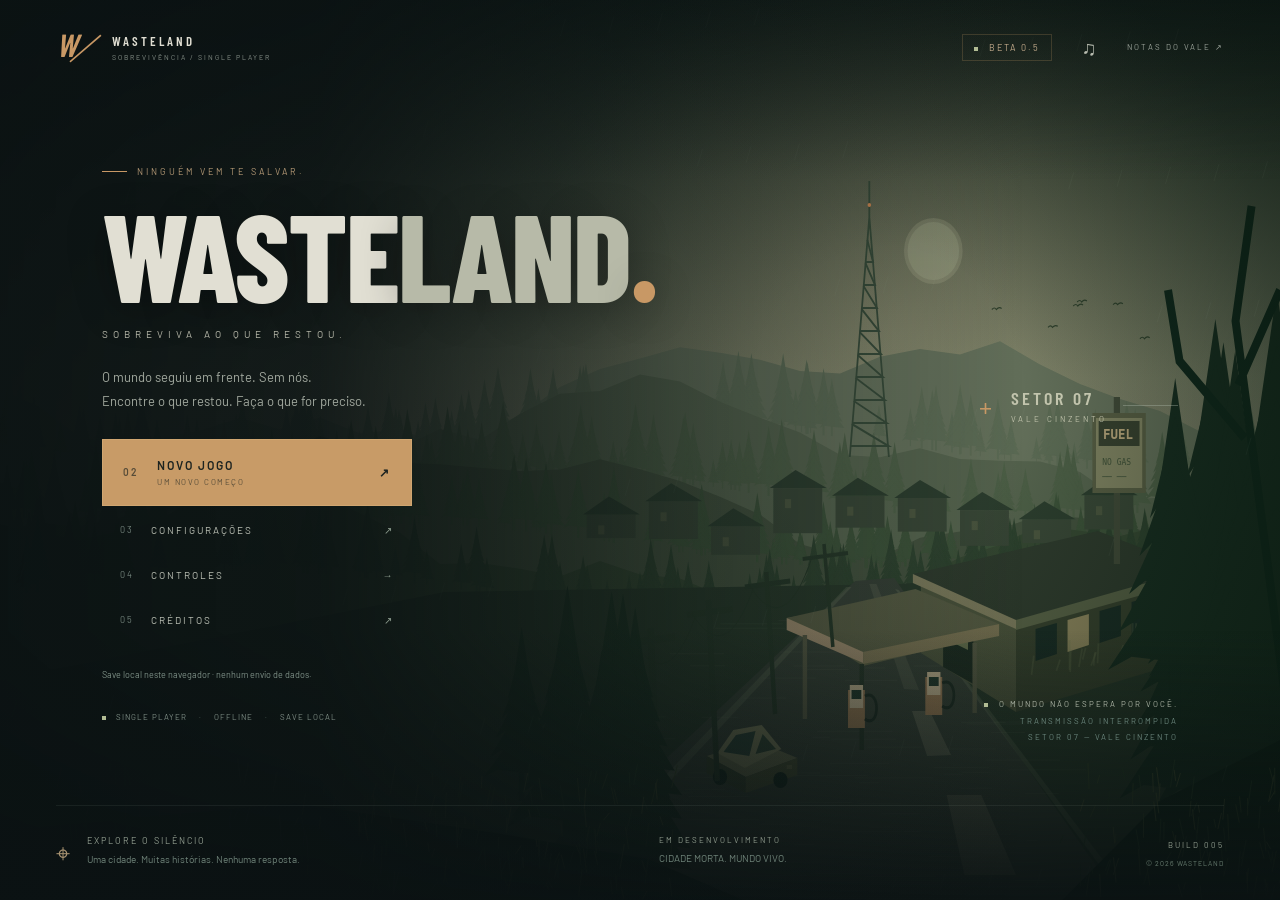
<file: index.html>
<!DOCTYPE html>
<html lang="pt-BR">
<head>
  <meta charset="UTF-8">
  <meta name="viewport" content="width=device-width, initial-scale=1, viewport-fit=cover">
  <meta name="theme-color" content="#111613">
  <meta name="description" content="Wasteland — um survival 2D. Explore uma cidade abandonada, encontre recursos e sobreviva. Grátis, local e sem downloads.">
  <title>WASTELAND — Beta 0.5</title>
  <link rel="stylesheet" href="style.css">
  <link rel="icon" href="data:image/svg+xml,%3Csvg xmlns=%27http://www.w3.org/2000/svg%27 viewBox=%270 0 32 32%27%3E%3Crect width=%2732%27 height=%2732%27 fill=%27%23111714%27/%3E%3Cpath d=%27M4 7l5 18h5l2-8 2 8h5l5-18h-5l-3 12-2-9h-4l-2 9-3-12z%27 fill=%27%23cb793c%27/%3E%3C/svg%3E">
</head>
<body>
  <canvas id="world-canvas" aria-label="Mundo de Wasteland, jogo de sobrevivência em duas dimensões"></canvas>
  <div id="menu-screen" class="screen menu-screen">
    <header class="site-header">
      <a class="brand" href="./" aria-label="Wasteland início"><span class="brand-symbol">W<span>／</span></span><span>WASTELAND<small>SOBREVIVÊNCIA / SINGLE PLAYER</small></span></a>
      <div class="header-right"><span class="build-tag"><i></i> BETA 0.5</span><button id="menu-sound" class="icon-button" aria-label="Desativar áudio" title="Ativar / desativar áudio">♫</button><a href="#" id="about-link" class="header-link">NOTAS DO VALE <span>↗</span></a></div>
    </header>
    <main class="menu-content">
      <div class="eyebrow"><span></span> NINGUÉM VEM TE SALVAR.</div>
      <h1>WASTE<span>LAND</span><span class="title-dot">.</span></h1>
      <p class="tagline">SOBREVIVA AO QUE RESTOU.</p>
      <p class="intro">O mundo seguiu em frente. Sem nós.<br>Encontre o que restou. Faça o que for preciso.</p>
      <nav class="menu-actions" aria-label="Menu principal">
        <button id="continue-button" class="primary-button hidden">CONTINUAR <small>RETOMAR A JORNADA</small><span>→</span></button>
        <button id="play-button" class="primary-button"><span class="play-icon">02</span><span>NOVO JOGO <small>UM NOVO COMEÇO</small></span><span class="button-arrow">↗</span></button>
        <button id="settings-button" class="secondary-button"><span>03</span> CONFIGURAÇÕES <span class="small-arrow">↗</span></button>
        <button id="menu-controls" class="secondary-button"><span>04</span> CONTROLES <span class="small-arrow">→</span></button>
        <button id="about-button" class="secondary-button"><span>05</span> CRÉDITOS <span class="small-arrow">↗</span></button>
      <div class="save-tools"><button id="delete-save" class="hidden">EXCLUIR SAVE</button></div><p id="save-status" class="save-status">Save local neste navegador · nenhum envio de dados.</p>
      </nav>
      <div class="local-note"><span class="status-dot"></span> SINGLE PLAYER <b>·</b> OFFLINE <b>·</b> SAVE LOCAL</div>
    </main>
    <aside class="scene-label"><span class="crosshair-mark">+</span><div>SETOR 07<small>VALE CINZENTO</small></div><span class="scene-line"></span></aside>
    <aside class="world-status"><span class="status-dot"></span> O MUNDO NÃO ESPERA POR VOCÊ.<small>TRANSMISSÃO INTERROMPIDA<br>SETOR 07 — VALE CINZENTO</small></aside>
    <footer class="menu-footer">
      <div class="footer-info"><span class="footer-icon">⌖</span><div>EXPLORE O SILÊNCIO<p>Uma cidade. Muitas histórias. Nenhuma resposta.</p></div></div>
      <div class="alpha-note"><span>EM DESENVOLVIMENTO</span><p>CIDADE MORTA. MUNDO VIVO.</p></div>
      <div class="footer-version">BUILD 005 <span>© 2026 WASTELAND</span></div>
    </footer>
  </div>

  <section id="game-hud" class="screen game-hud hidden" aria-label="Interface do jogo">
    <header class="game-header"><div class="location-block"><span class="tiny-label">VALE CINZENTO</span><h2 id="location-label">REFÚGIO DO VALE</h2></div><div class="game-top-actions"><span id="fps-label" class="hidden">60 FPS</span><button id="inventory-button" class="hud-button" aria-label="Abrir inventário" title="Inventário"><svg viewBox="0 0 24 24" aria-hidden="true"><path d="M8 6V4h8v2M6 7h12l2 14H4zM8 12h8v6H8z"/></svg></button><button id="pause-button" class="hud-button" aria-label="Pausar" title="Pausar">Ⅱ</button></div></header>
    <div id="hotbar" class="hotbar" aria-label="Atalhos de itens"></div><div id="condition-status" class="condition-status hidden"></div>
    <div id="notifications" class="notifications" aria-live="polite"></div>
    <div id="interaction-prompt" class="interaction-prompt hidden"><kbd>E</kbd><span>SAQUEAR</span></div>
    <footer class="game-bottom"><section class="vitals" aria-label="Atributos de sobrevivência"><div class="vital" id="vital-health"><span>♥</span><div><label>VIDA <b id="health-value">100</b></label><div class="meter"><i id="health-bar"></i></div></div></div><div class="vital" id="vital-hunger"><span>◒</span><div><label>FOME <b id="hunger-value">100</b></label><div class="meter"><i id="hunger-bar"></i></div></div></div><div class="vital" id="vital-thirst"><span>♦</span><div><label>SEDE <b id="thirst-value">100</b></label><div class="meter"><i id="thirst-bar"></i></div></div></div><div class="vital" id="vital-stamina"><span>ϟ</span><div><label>STAMINA <b id="stamina-value">100</b></label><div class="meter"><i id="stamina-bar"></i></div></div></div><div class="temperature"><span>♨</span><b id="temperature-value">36.5°</b><small>TEMPERATURA</small></div><div id="bleeding-status" class="bleeding-status hidden">SANGRANDO</div></section><div class="weapon-panel"><span class="tiny-label">EQUIPADO / <span id="weapon-name">PISTOLA 9MM</span></span><div><span class="gun-icon" id="weapon-icon"></span><b id="ammo-value">8</b><span id="reserve-value">/ 24</span></div><small id="reload-label"></small></div></footer>
    <aside class="minimap-panel"><canvas id="minimap" width="160" height="140" aria-label="Minimapa do setor"></canvas><span>N ↑ <b id="time-label">FIM DE TARDE</b></span><small id="world-phase"></small></aside>
    <div id="touch-controls" class="touch-controls"><div class="touch-dpad"><button data-key="w" aria-label="Mover para cima">↑</button><button data-key="a" aria-label="Mover à esquerda">←</button><button data-key="s" aria-label="Mover para baixo">↓</button><button data-key="d" aria-label="Mover à direita">→</button></div><div class="touch-actions"><button id="touch-shoot" aria-label="Atacar">ATACAR</button><button id="touch-interact" aria-label="Interagir">E</button><button id="touch-reload" aria-label="Recarregar">R</button><button data-key="shift">CORRER</button></div></div>
  </section>

  <div id="modal-backdrop" class="modal-backdrop hidden">
    <section id="settings-modal" class="modal hidden" role="dialog" aria-modal="true" aria-labelledby="settings-title"><button class="close-modal" aria-label="Fechar">×</button><span class="eyebrow">DO SEU JEITO</span><h2 id="settings-title">CONFIGURAÇÕES<span>.</span></h2><label class="setting-row" for="volume-input">Volume <span id="volume-value">50%</span></label><input id="volume-input" type="range" min="0" max="100" value="50"><label class="setting-row" for="quality-input">Qualidade gráfica<select id="quality-input"><option value="high">Alta</option><option value="medium">Média</option><option value="low">Baixa</option></select></label><label class="setting-row" for="shaders-input">Shaders <span class="setting-help">atmosfera e luz extra</span><input id="shaders-input" type="checkbox"></label><label class="setting-row" for="particles-input">Partículas<select id="particles-input"><option value="low">Baixa</option><option value="medium">Média</option><option value="high">Alta</option></select></label><label class="setting-row" for="rain-input">Chuva visual<input id="rain-input" type="checkbox"></label><label class="setting-row" for="shadows-input">Sombras<input id="shadows-input" type="checkbox"></label><label class="setting-row" for="numbers-input">Números na HUD<input id="numbers-input" type="checkbox"></label><label class="setting-row" for="fps-input">Mostrar FPS<input id="fps-input" type="checkbox"></label><button id="controls-button" class="secondary-button bordered">CONTROLES <span>→</span></button><button id="fullscreen-button" class="secondary-button bordered">⛶ &nbsp; ALTERNAR TELA CHEIA</button><p class="modal-footnote">Configurações locais. Qualidade baixa ou FPS baixo reduz efeitos automaticamente. Desligar chuva visual não altera o clima ou a temperatura.</p></section>
    <section id="controls-modal" class="modal hidden" role="dialog" aria-modal="true" aria-labelledby="controls-title">
      <button class="close-modal" aria-label="Voltar às configurações">×</button><span class="eyebrow">CONFIGURAÇÕES / AJUDA</span><h2 id="controls-title">CONTROLES<span>.</span></h2>
      <h3>PC</h3><p class="modal-footnote">Automáticas: segure para disparar, solte para parar. Semiautomáticas e melee: um ataque por pressionamento.</p><dl class="controls-list"><div><dt>WASD</dt><dd>Mover</dd></div><div><dt>SHIFT</dt><dd>Correr</dd></div><div><dt>Mouse</dt><dd>Mirar</dd></div><div><dt>Clique esquerdo</dt><dd>Atacar</dd></div><div><dt>R</dt><dd>Recarregar</dd></div><div><dt>E</dt><dd>Interagir</dd></div><div><dt>1–9</dt><dd>Usar / equipar atalho</dd></div><div><dt>F6</dt><dd>Salvar partida</dd></div><div><dt>TAB</dt><dd>Inventário</dd></div><div><dt>ESC</dt><dd>Pausar</dd></div></dl>
      <h3>MOBILE</h3><dl class="controls-list"><div><dt>Setas touch</dt><dd>Mover</dd></div><div><dt>CORRER + seta</dt><dd>Correr</dd></div><div><dt>Toque no cenário</dt><dd>Mirar e atacar</dd></div><div><dt>ATACAR</dt><dd>Atacar alvo visível próximo</dd></div><div><dt>E / R</dt><dd>Interagir / recarregar</dd></div><div><dt>Mochila / Ⅱ</dt><dd>Inventário / pausa</dd></div></dl>
      <button id="controls-back" class="secondary-button bordered">VOLTAR ÀS CONFIGURAÇÕES</button>
    </section>
    <section id="about-modal" class="modal hidden" role="dialog" aria-modal="true" aria-labelledby="about-title"><button class="close-modal" aria-label="Fechar">×</button><span class="eyebrow">UM MUNDO QUE FICOU PARA TRÁS</span><h2 id="about-title">WASTELAND<span>.</span></h2><p>Uma experiência de sobrevivência 2D independente. Explore o Vale Cinzento, vasculhe construções e mantenha distância dos infectados. Aqui, cada recurso conta.</p><p class="modal-footnote">Beta 0.5 · Evolução da Alpha original. Ilustrações em Canvas, sprites e síntese sonora locais. Fontes Barlow por Jeremy Tribby / SIL OFL. Sem assets de outros jogos, serviços externos ou coleta de dados. Saves da Alpha preservam o seu mapa original; inicie uma nova jornada para explorar a cidade ampliada.</p><button id="about-play" class="primary-button">ENTRAR NO VALE <span>↗</span></button></section>
    <section id="pause-modal" class="modal hidden" role="dialog" aria-modal="true" aria-labelledby="pause-title"><span class="eyebrow">RESPIRE POR UM MOMENTO</span><h2 id="pause-title">PAUSADO<span>.</span></h2><p>O mundo espera. Só desta vez.</p><button id="resume-button" class="primary-button">CONTINUAR <span>→</span></button><button id="pause-settings" class="secondary-button">⚙ &nbsp; CONFIGURAÇÕES</button><button id="save-button" class="secondary-button">SALVAR PARTIDA <kbd>F6</kbd></button><button id="exit-button" class="secondary-button">↩ &nbsp; SALVAR E VOLTAR AO MENU</button></section>
    <section id="inventory-modal" class="modal inventory-modal hidden" role="dialog" aria-modal="true" aria-labelledby="inventory-title"><button class="close-modal" aria-label="Fechar">×</button><span class="eyebrow">LEVE SÓ O NECESSÁRIO</span><h2 id="inventory-title">INVENTÁRIO<span>.</span></h2><div class="inventory-heading"><span>CARGA PESSOAL <b id="carry-weight"></b></span><span id="slots-count">0 / 18 SLOTS</span></div><div class="inventory-toolbar"><button id="inventory-sort">ORGANIZAR</button><button id="inventory-craft">FABRICAÇÃO</button></div><div id="inventory-categories" class="inventory-categories"></div><div class="inventory-layout"><div id="inventory-grid" class="inventory-grid"></div><aside id="equipment-slots" class="equipment-slots"></aside></div><div id="item-details" class="item-details">Selecione um item para ver detalhes e usar.</div><p class="modal-footnote">Selecione um item e escolha uma ação. Equipamentos contam na carga. O jogo está pausado.</p></section>
    <section id="loot-modal" class="modal hidden" role="dialog" aria-modal="true" aria-labelledby="loot-title"><button class="close-modal" aria-label="Fechar">×</button><span class="eyebrow">ALGUÉM DEIXOU ALGO PARA TRÁS</span><h2 id="loot-title">SUPRIMENTOS<span>.</span></h2><p id="loot-source"></p><div id="loot-list" class="loot-list"></div><button id="take-all-button" class="primary-button">COLETAR TUDO <span>↓</span></button><p class="modal-footnote">O mundo pausa durante o saque. Clique em um item para coletar individualmente.</p></section>
    <section id="storage-modal" class="modal inventory-modal hidden" role="dialog" aria-modal="true" aria-labelledby="storage-title"><button class="close-modal" aria-label="Fechar">×</button><span class="eyebrow">GUARDE O QUE IMPORTA</span><h2 id="storage-title">ARMAZENAMENTO<span>.</span></h2><div class="storage-columns"><section><h3>MOCHILA →</h3><div id="storage-deposit" class="loot-list"></div></section><section><h3>← BAÚ <span id="storage-capacity"></span></h3><div id="storage-withdraw" class="loot-list"></div></section></div><p class="modal-footnote">Clique para transferir um stack inteiro. Desequipe antes de guardar.</p></section>
    <section id="newgame-modal" class="modal hidden" role="dialog" aria-modal="true" aria-labelledby="newgame-title"><button class="close-modal" aria-label="Fechar">×</button><span class="eyebrow">CADA ESCOLHA TEM UM PREÇO</span><h2 id="newgame-title">NOVA JORNADA<span>.</span></h2><p>Você começa em um refúgio fechado. Lá fora, o vale já não é o mesmo.</p><div id="difficulty-options" class="difficulty-options"></div><p class="modal-footnote">A dificuldade altera população, detecção, recursos, dano e necessidades. Fica registrada na partida.</p><button id="start-game" class="primary-button">ENTRAR NO VALE <span>→</span></button></section>
    <section id="crafting-modal" class="modal inventory-modal hidden" role="dialog" aria-modal="true" aria-labelledby="crafting-title"><button class="close-modal" aria-label="Fechar">×</button><span class="eyebrow">RECUPERE. IMPROVISE. SOBREVIVA.</span><h2 id="crafting-title">BANCADA<span>.</span></h2><p id="craft-location"></p><div id="craft-recipes" class="craft-recipes"></div><p class="modal-footnote">Os materiais são consumidos do inventário. A bancada fica no cômodo leste do refúgio. Reparos exigem o kit de ferramentas, que não é consumido.</p></section>
    <section id="death-modal" class="modal death-modal hidden" role="dialog" aria-modal="true" aria-labelledby="death-title"><span class="eyebrow">O VALE GUARDA MAIS UMA HISTÓRIA</span><span class="death-symbol">☠</span><h2 id="death-title">VOCÊ MORREU<span>.</span></h2><p id="death-summary"></p><button id="respawn-button" class="primary-button">RESPAWN <span>↗</span></button><p class="modal-footnote">Um novo começo. O mundo e seus itens serão reiniciados.</p></section>
  </div>
  <div id="global-toast" class="global-toast hidden" role="status"></div>
  <script src="js/world.js"></script>
  <script src="js/weapons.js"></script>
  <script src="js/items.js"></script>
  <script src="maps/valley.js"></script>
  <script src="js/map.js"></script>
  <script src="js/settings.js"></script>
  <script src="js/equipment.js"></script>
  <script src="js/inventory.js"></script>
  <script src="js/base.js"></script>
  <script src="js/save.js"></script>
  <script src="js/audio.js"></script>
  <script src="js/renderer.js"></script>
  <script src="js/game.js"></script>
  <script src="js/ui.js"></script>
  <script src="js/desktop.js"></script>
</body>
</html>
</file>
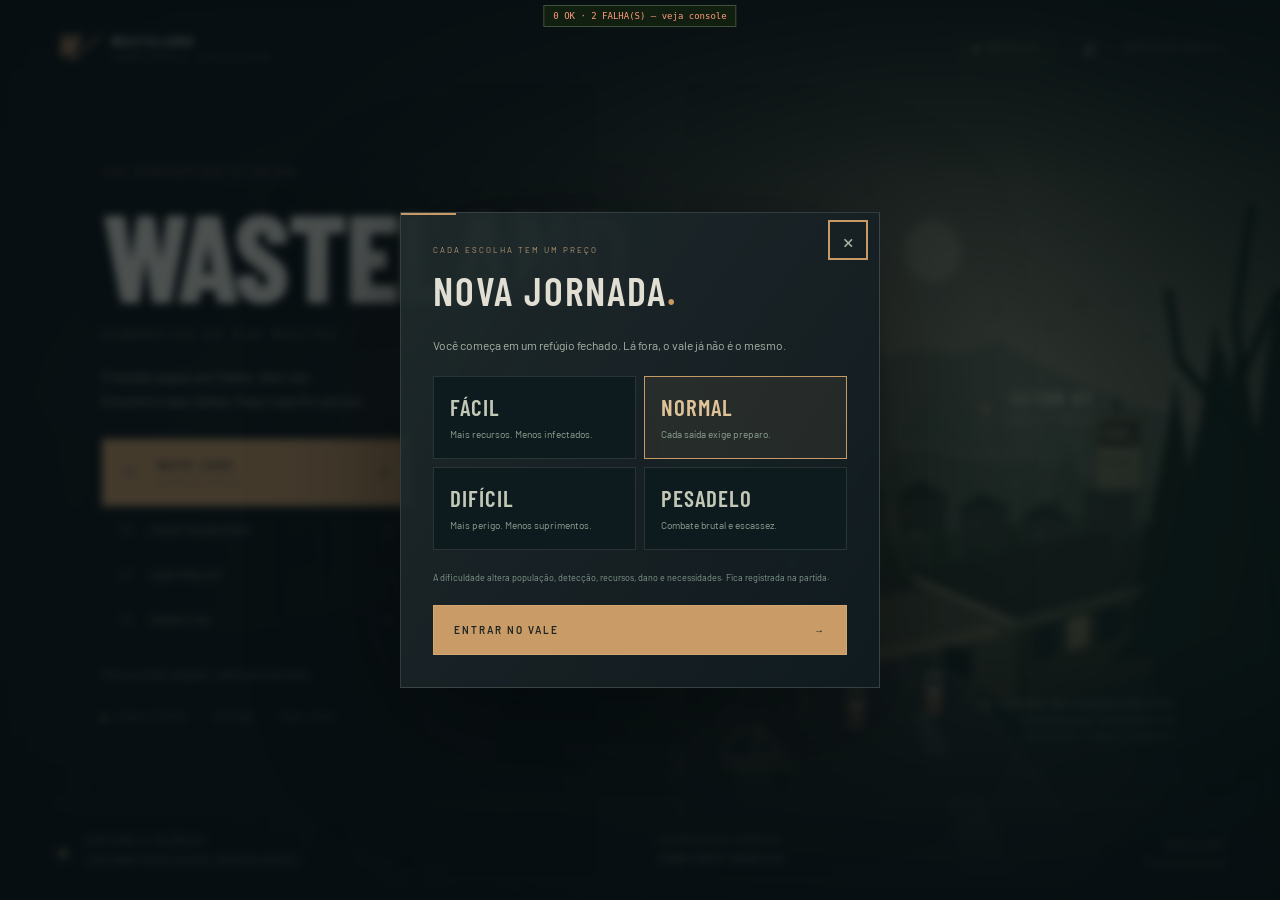
<file: tests.html>
<!DOCTYPE html>
<html lang="pt-BR"><head><meta charset="UTF-8"><meta name="viewport" content="width=device-width,initial-scale=1"><title>Wasteland — Diagnóstico da Alpha</title><style>html,body{margin:0;height:100%;background:#111713}iframe{display:block;width:100%;height:100%;border:0}#test-result{position:fixed;left:50%;top:5px;transform:translateX(-50%);font:9px monospace;color:#d6debe;background:#132112ed;padding:5px 9px;z-index:99;border:1px solid #a7b18a55;pointer-events:none;white-space:nowrap}#test-result.fail{color:#ff997c}</style></head><body><iframe id="game-frame" src="index.html" title="Jogo real sob teste"></iframe><output id="test-result">Executando testes…</output><script src="js/tests.js"></script></body></html>
</file>
<file: style.css>
/* Local fonts: the entire game works without an internet connection. */
@font-face{font-family:'Barlow';font-style:normal;font-weight:400;font-display:swap;src:url('assets/fonts/barlow-400.woff2') format('woff2')}
@font-face{font-family:'Barlow';font-style:normal;font-weight:500 900;font-display:swap;src:url('assets/fonts/barlow-600.woff2') format('woff2')}
@font-face{font-family:'Barlow Condensed';font-style:normal;font-weight:400 700;font-display:swap;src:url('assets/fonts/barlow-condensed-600.woff2') format('woff2')}
@font-face{font-family:'Barlow Condensed';font-style:normal;font-weight:800 900;font-display:swap;src:url('assets/fonts/barlow-condensed-800.woff2') format('woff2')}
/* Beta 0.5: one visual language for the world, field interface and menus. */
:root{--ink:#0d1415;--panel:#172021;--paper:#e1dfd3;--muted:#919c95;--accent:#c89865;--line:#b7c2b624;--font:'Barlow',sans-serif;--display:'Barlow Condensed',Impact,sans-serif}
*{box-sizing:border-box}html,body{margin:0;width:100%;height:100%;overflow:hidden;background:var(--ink);color:var(--paper);font-family:var(--font)}button,input,select{font:inherit;color:inherit}button{cursor:pointer;border:0;transition:background .16s,color .16s;border-radius:0}button,a{touch-action:manipulation;-webkit-tap-highlight-color:transparent}button:disabled{opacity:.32;cursor:not-allowed}button:focus-visible,a:focus-visible,input:focus-visible,select:focus-visible{outline:2px solid var(--accent);outline-offset:3px}button:hover:not(:disabled){color:#fff}a{color:inherit;text-decoration:none}button:active{transform:translateY(1px)}.hidden{display:none!important}#world-canvas{position:fixed;inset:0;display:block;width:100%;height:100%;touch-action:none}.screen{position:absolute;inset:0}
/* Main menu: intentionally sparse, with the illustration doing the storytelling. */
.menu-screen{overflow-y:auto;background:linear-gradient(90deg,#0b1213ee 0%,#0b1213da 25%,#0b121355 53%,transparent 80%),linear-gradient(0deg,#0b1213e8,transparent 30%,transparent 80%,#0b121370)}.site-header{padding:25px 4.4%;display:flex;align-items:center;justify-content:space-between}.brand{display:flex;gap:13px;align-items:center;font:600 13px var(--display);letter-spacing:3px}.brand-symbol{font:italic 32px var(--display);color:var(--accent);letter-spacing:-8px;margin-right:6px}.brand small{display:block;font:7px var(--font);letter-spacing:2px;margin-top:4px;color:#88928a}.header-right{display:flex;gap:24px;align-items:center}.build-tag{border:1px solid #c99c6338;padding:7px 11px;font:9px var(--font);letter-spacing:2px;color:#c3ab8c}.build-tag i,.status-dot{display:inline-block;width:4px;height:4px;background:#b2bc94;margin-right:7px}.icon-button{background:none;color:#b8bcb0;font-size:20px}.header-link{font-size:8px;letter-spacing:2px;color:#9da59c}.menu-content{margin:8vh 0 135px 8%;width:600px}.eyebrow{color:#b79b77;font-size:9px;letter-spacing:3px;display:flex;align-items:center;gap:10px}.eyebrow>span{display:inline-block;width:25px;height:1px;background:var(--accent)}h1{font:800 clamp(80px,9.6vw,156px)/.85 var(--display);letter-spacing:-2px;margin:25px 0 22px;text-shadow:0 6px 40px #0005}h1>span:not(.title-dot){color:#b7baa8}.title-dot{color:var(--accent)}.tagline{font-size:10px;letter-spacing:5px;color:#b5b6a8;margin:0 0 25px}.intro{font-size:13px;line-height:1.85;color:#a2a99f;margin-bottom:25px}.menu-actions{width:310px;display:flex;flex-direction:column;gap:3px}.primary-button{display:flex;align-items:center;justify-content:space-between;gap:18px;background:#c89b67;color:#1c2320;padding:18px 20px;min-height:60px;text-align:left;font-size:12px;letter-spacing:2px;font-weight:600;border:1px solid #dfb98555}.primary-button:hover:not(:disabled){background:#dab789;color:#182020}.primary-button small{display:block;font:8px var(--font);letter-spacing:1.5px;opacity:.66;margin-top:5px}.play-icon{font-size:10px;opacity:.65}.button-arrow{margin-left:auto}.secondary-button{display:flex;gap:17px;align-items:center;background:transparent;padding:13px 18px;text-align:left;font-size:10px;letter-spacing:2px;color:#b9beb3;min-height:42px}.secondary-button>span:first-child{font-size:9px;color:#72827b}.small-arrow{margin-left:auto;color:#8d9c8f}.secondary-button:hover{background:#c6d0bc0a}.save-tools{display:flex;gap:12px;margin-top:12px}.save-tools button{background:none;padding:0;font-size:8px;letter-spacing:1px;color:#a9947e}.save-status{font-size:9px;line-height:1.5;color:#7e9087;margin:9px 0}.local-note{font-size:8px;letter-spacing:1px;color:#819088;margin-top:22px}.local-note b{margin:0 9px;font-weight:400;color:#50625a}.scene-label{position:absolute;right:8%;top:43%;display:flex;align-items:center;gap:16px;color:#c2c4ad;pointer-events:none;font:18px var(--display);letter-spacing:3px}.scene-label small{display:block;font:8px var(--font);letter-spacing:3px;margin-top:5px}.crosshair-mark{font:26px var(--font);color:var(--accent)}.scene-line{width:55px;height:1px;background:#b2bcb05c}.world-status{position:absolute;right:8%;bottom:155px;color:#b0b8a9;font-size:8px;letter-spacing:2px;line-height:2.3;text-align:right}.world-status small{display:block;color:#6c877e;font:8px/2 var(--font);letter-spacing:2px}.menu-footer{position:absolute;left:4.4%;right:4.4%;bottom:0;height:95px;display:flex;justify-content:space-between;align-items:center;border-top:1px solid #b7c2b615;color:#929e90}.footer-info{display:flex;align-items:center;gap:15px;font-size:9px;letter-spacing:2px}.footer-icon{font-size:25px;color:#a99371}.menu-footer p{font-size:10px;letter-spacing:0;color:#6e8278;margin:7px 0}.alpha-note{font-size:8px;letter-spacing:2px}.footer-version{font-size:8px;letter-spacing:2px;text-align:right}.footer-version span{display:block;font-size:7px;letter-spacing:1px;color:#697e71;margin-top:9px}.menu-actions:has(#continue-button:not(.hidden)) #play-button{background:transparent;color:#b7bdaf;min-height:43px;border-color:var(--line);padding:12px 20px}.menu-actions:has(#continue-button:not(.hidden)) #play-button small{display:none}
/* Field HUD: edge anchored, never a dashboard covering the world. */
.game-hud{pointer-events:none;background:none}.game-hud button{pointer-events:auto}.game-header{position:absolute;top:22px;left:24px;right:24px;display:flex;justify-content:space-between}.tiny-label{font-size:8px;letter-spacing:1.4px;color:#b1b9a8}.location-block{padding:8px 12px;background:linear-gradient(90deg,#10191b9c,transparent);border-left:1px solid #b5bfa844}.location-block>.tiny-label{font-size:7px;color:#a2ac9f;letter-spacing:2px}.location-block h2{font:600 16px var(--display);letter-spacing:2px;margin:5px 0 0}.game-top-actions{display:flex;align-items:flex-start;gap:5px}.hud-button{display:grid;place-items:center;background:#121c1bbe;border:1px solid #c4cfb71e;width:31px;height:30px;font-size:12px;color:#c4c9b9}.hud-button svg{width:16px;height:16px;stroke:currentColor;fill:none;stroke-width:1.4}#fps-label{font:9px monospace;color:#b7c5a4;margin:10px 6px}.game-bottom{position:absolute;bottom:23px;left:24px;right:24px;display:flex;align-items:flex-end;justify-content:space-between}.vitals{display:grid;grid-template-columns:1fr;gap:10px;width:161px;padding:12px 14px;background:linear-gradient(90deg,#0c171cce,#101a1b70);border-left:1px solid #b6c2a830}.vital{display:flex;align-items:center;gap:9px}.vital>span{width:17px;height:19px;color:#c2c7b0}.vital svg{width:16px;height:18px}.vital>div{width:103px}.vital label{display:flex;justify-content:space-between;font-size:7px;letter-spacing:1.5px;color:#c0c6b6}.vital label b{font-size:8px;font-weight:400}.meter{height:3px;background:#b7c5b91b;margin-top:4px}.meter i{display:block;height:100%;background:#a1b495;transition:width .15s}.vital.low .meter i{background:#c57865}.vital.low>span{color:#d0846a}#vital-thirst .meter i{background:#83a8ae}#vital-thirst>span{color:#91b7b9}#vital-stamina .meter i{background:#c4b07e}#vital-stamina>span{color:#c4b07e}.temperature{font-size:9px;color:#9ac1c4;display:flex;gap:8px}.temperature small{display:none}.bleeding-status{display:none}.hide-numbers .vital label b{visibility:hidden}.condition-status{position:absolute;bottom:170px;left:25px;background:#341a17ab;color:#e4a38d;border-left:2px solid #ca775e;padding:7px 10px;font-size:8px;letter-spacing:2px}.weapon-panel{width:187px;min-height:63px;text-align:right;padding:10px 12px;background:linear-gradient(270deg,#0c171cd9,#101a1b66);border-right:1px solid #b6c2a838}.weapon-panel>.tiny-label{font-size:7px;letter-spacing:1px}.weapon-panel>div{display:flex;justify-content:flex-end;align-items:center;gap:7px}.gun-icon{color:#b5bba7;display:block;width:60px;height:32px;margin-right:auto}.gun-icon svg{width:100%;height:100%}.weapon-panel b{font:600 31px var(--display);color:#e8e7d7}.weapon-panel #reserve-value{font:13px var(--display);color:#8d9d8f}.weapon-panel>small{display:block;min-height:10px;font-size:7px;letter-spacing:1px;color:#b6a685}.minimap-panel{position:absolute;top:65px;right:24px;width:126px;padding:5px;border:1px solid #b3c4b027;background:#0b171bcc}.minimap-panel canvas{display:block;width:114px;height:100px;opacity:.85}.minimap-panel>span{display:flex;justify-content:space-between;font-size:8px;margin-top:7px;color:#acb7a6}.minimap-panel b{font-weight:400;color:#d1c4a6;font-variant-numeric:tabular-nums}.minimap-panel>small{display:block;font-size:6px;letter-spacing:1.3px;color:#798f87;margin-top:5px}.hotbar{position:absolute;left:50%;bottom:23px;transform:translateX(-50%);display:flex;gap:3px;padding:4px;background:#0a151a9c;border:1px solid #b2c0ad1a}.hotbar-slot{position:relative;display:grid;place-items:center;background:#b8c5b606;width:41px;height:43px;border:1px solid #b8c5b619;color:#c5c8b4}.hotbar-slot.active{background:#c7a77121;border-color:#c7a771aa;box-shadow:inset 0 -2px #c7a771}.hotbar-slot.depleted{opacity:.37}.hotbar-slot svg{width:25px;height:22px;margin-top:2px}.hotbar-slot small{position:absolute;top:2px;left:3px;font:8px var(--display);color:#a4b29f}.hotbar-slot b{position:absolute;right:3px;bottom:2px;font:8px var(--font)}.empty-dot{opacity:.3}.notifications{position:absolute;top:94px;left:24px;max-width:310px}.notification{font-size:10px;line-height:1.6;color:#d1d4c1;background:#111f20e0;border-left:2px solid #9aa98c;padding:9px 13px;margin-bottom:5px;animation:notice .3s ease}.notification.warn{border-color:#b87b5c;color:#ddba99}@keyframes notice{from{opacity:0;transform:translateX(-10px)}to{opacity:1;transform:translateX(0)}}.interaction-prompt{position:absolute;left:50%;top:calc(50% + 68px);transform:translateX(-50%);display:flex;align-items:center;gap:9px;background:#101a1ee0;border:1px solid #bcc6b635;padding:8px 12px;font-size:8px;letter-spacing:1.5px;max-width:85%;white-space:nowrap}.interaction-prompt kbd{font-size:10px;color:#e5cdad;border-color:#c7a67c70}kbd{font:9px var(--font);border:1px solid #a4b9a940;background:#b3bfa408;padding:3px 6px;border-radius:2px}.dialog-open .game-hud{visibility:hidden}.touch-controls{display:none}
/* Diegetic inventory and modal panels. */
.modal-backdrop{position:fixed;inset:0;background:#070e12ae;backdrop-filter:blur(4px);display:flex;align-items:center;justify-content:center;padding:20px;z-index:10}.modal{position:relative;width:480px;max-width:100%;max-height:93vh;overflow:auto;background:linear-gradient(125deg,#202a2bee,#101b20fa);border:1px solid #b1c2b132;padding:32px;box-shadow:0 30px 130px #0007;scrollbar-color:#748276 #152022;scrollbar-width:thin}.modal:before{content:'';position:absolute;left:0;top:0;width:55px;height:2px;background:var(--accent)}.modal .eyebrow{font-size:8px;letter-spacing:2px}.modal h2{font:600 40px/1 var(--display);letter-spacing:2px;margin:15px 0 25px}.modal h2>span{color:var(--accent)}.modal>p{font-size:12px;color:#a8b4a7;line-height:1.8}.modal h3{font:600 12px var(--display);letter-spacing:2px;color:#bfbd9f}.modal .primary-button{width:100%;margin-top:20px;min-height:50px;font-size:10px}.modal .secondary-button{width:100%}.close-modal{position:absolute;right:16px;top:12px;font-size:25px;color:#a6b7a4;background:none;width:30px;height:30px}.modal .modal-footnote{font-size:9px;line-height:1.7;color:#83988d;margin:17px 0 0}.bordered{border:1px solid var(--line);margin-top:13px}.setting-row{display:flex;align-items:center;justify-content:space-between;min-height:42px;border-bottom:1px solid var(--line);font-size:11px;color:#c2c9b8}.setting-help{font-size:9px;color:#798e85}.setting-row>span{color:#b49d7a}.setting-row select{background:#0f1b1e;border:1px solid var(--line);padding:6px 9px;font-size:10px}input[type=checkbox]{accent-color:var(--accent);width:16px;height:16px}input[type=range]{accent-color:var(--accent);width:100%;margin:12px 0 17px}.controls-list{margin:8px 0 22px}.controls-list>div{display:flex;justify-content:space-between;padding:7px 0;border-bottom:1px solid #b5c0b016;font-size:11px}.controls-list dt{color:#c9ba9b}.controls-list dd{margin:0;color:#a4b09d}.inventory-modal{width:1000px}.inventory-heading{display:flex;justify-content:space-between;color:#98ada0;font-size:9px;letter-spacing:1.5px;margin-bottom:18px}.inventory-heading b{color:#c6b496;font-weight:400;margin-left:10px}.inventory-toolbar{display:flex;gap:8px;position:absolute;right:32px;top:80px}.inventory-toolbar button{background:#8eac9210;border:1px solid var(--line);padding:8px 10px;font-size:8px;letter-spacing:1px}.inventory-categories{display:flex;gap:3px;flex-wrap:wrap;margin:0 0 15px;border-bottom:1px solid var(--line)}.inventory-categories button{padding:9px 10px;background:transparent;font-size:10px;color:#a0afa1;border-bottom:2px solid transparent}.inventory-categories .active{border-color:var(--accent);color:#e4c9a5}.inventory-layout{display:grid;grid-template-columns:minmax(0,1fr) 157px;gap:18px}.inventory-grid{display:grid;grid-template-columns:repeat(6,1fr);grid-auto-rows:86px;gap:6px;align-content:start;max-height:44vh;overflow:auto}.inventory-slot{position:relative;display:flex;flex-direction:column;align-items:center;justify-content:center;gap:5px;min-width:0;background:#0f1b1f99;border:1px solid #a9bdad20;border-top:2px solid #a0b48c65;color:#c3cbb7;padding:9px 4px 6px}.inventory-slot:hover:not(:disabled){background:#b5c1a611;border-color:#b5c1a655}.inventory-slot.selected{background:#c7a57418;border-color:#c7a574c9}.inventory-slot[data-category=weapons],.inventory-slot[data-category=ammo]{border-top-color:#c2976577}.inventory-slot[data-category=water]{border-top-color:#81aab977}.inventory-slot[data-category=medicine]{border-top-color:#c8847377}.inventory-slot[data-category=clothes]{border-top-color:#9899bb77}.item-quantity{position:absolute;right:6px;top:4px;font-size:9px;color:#d4d5bd}.item-icon{display:inline-flex;align-items:center;justify-content:center;color:#b7c4b0}.item-icon svg{width:36px;height:29px}.item-name{font-size:9px;text-align:center;line-height:1.2}.category-tag{font-size:6px;letter-spacing:1px;color:#91a18c}.empty-slot{color:#455e51;font:10px var(--display);border-style:dashed;opacity:.7!important}.inventory-empty{font-size:11px;color:#9dad9c;grid-column:1/-1}.equipment-slots{display:flex;flex-direction:column;gap:4px}.equipment-slot{background:#0e1a1da1;border:1px solid #abbca526;padding:7px 10px;font-size:9px;line-height:1.7;color:#b2bfaa;text-align:left;white-space:pre-line}.equipment-slot:hover{border-color:#c0ac83}.item-details{margin-top:18px;padding:15px;background:#0c191c85;border:1px solid var(--line);display:flex;gap:15px;justify-content:space-between;min-height:99px;font-size:11px;color:#9cac9e}.selected-item{display:flex;flex-wrap:wrap;gap:13px;flex:1}.selected-item>div:not(.assign-hotbar){flex:1;min-width:150px}.detail-icon{width:51px;display:grid;place-items:center;background:#a7b7920b;border:1px solid #bdc6aa17;color:#cbb48e}.detail-icon svg{width:42px;height:42px}.selected-item strong{display:block;color:#e1d6bb;font:600 18px var(--display);letter-spacing:.4px}.selected-item p{font-size:10px;line-height:1.6;margin:5px 0}.selected-item small{font-size:8px;color:#96ac99}.item-actions{display:flex;gap:5px;max-width:208px;flex-wrap:wrap;justify-content:flex-end;align-content:flex-start}.item-actions button,.recipe>button{padding:9px 12px;background:#a5b69814;border:1px solid #b5c0a530;font-size:8px;letter-spacing:1px;color:#cfc1a4}.item-actions button:first-child{border-color:#c8a77470}.assign-hotbar{flex-basis:100%;display:flex;gap:4px;align-items:center}.assign-hotbar small{margin-right:5px;letter-spacing:1px}.assign-hotbar button{width:23px;height:23px;background:#aebd9910;border:1px solid #acbfa729;font-size:9px}.assign-hotbar button.active{border-color:var(--accent);color:var(--accent)}.loot-list{display:flex;flex-direction:column;gap:5px}.loot-item{display:flex;width:100%;align-items:center;gap:13px;background:#0e1a1eb3;border:1px solid #aebca723;padding:12px;text-align:left;font-size:11px}.loot-item:hover{border-color:#bca77a99;background:#a6b99110}.loot-item>.item-icon{width:33px}.loot-item>span:nth-child(2){flex:1}.loot-item>span:last-child,.loot-item>b{margin-left:auto;color:#cbb893;font-size:10px}.loot-item small{display:block;font-size:8px;color:#7e9685;margin-top:5px}.storage-columns{display:grid;grid-template-columns:1fr 1fr;gap:23px}.storage-columns .loot-list{max-height:52vh;overflow:auto}.difficulty-options{display:grid;grid-template-columns:1fr 1fr;gap:8px;margin:20px 0}.difficulty-card{padding:16px;background:#0d1a1e;border:1px solid #bdcbb227;text-align:left}.difficulty-card strong{display:block;font:600 23px var(--display);text-transform:uppercase;letter-spacing:1px;color:#c3c8b6}.difficulty-card small{display:block;color:#8fa292;font-size:10px;line-height:1.5;margin-top:6px}.difficulty-card.active{background:#c59a6517;border-color:#c59a65}.difficulty-card.active strong{color:#dfc298}.craft-recipes{display:grid;grid-template-columns:1fr 1fr;gap:9px}.recipe{display:flex;align-items:center;gap:14px;padding:15px;background:#0b181c7a;border:1px solid var(--line)}.recipe>div{flex:1}.recipe strong{font:600 18px var(--display)}.recipe strong small{font:10px var(--font);color:#bca984}.recipe p{font-size:9px;line-height:1.8;margin:6px 0}.available{color:#a4bc94}.missing{color:#d19884}.global-toast{position:fixed;bottom:25px;left:50%;transform:translateX(-50%);z-index:99;padding:12px 20px;background:#182625f5;border:1px solid #c7ba9370;color:#e4d1b4;font-size:11px;max-width:90%;line-height:1.6}.death-modal{text-align:center}.death-modal .eyebrow{justify-content:center}.death-symbol{display:block;font-size:55px;color:#b6856c;margin:20px}.death-modal h2{font-size:51px;color:#cbad91}
@media(max-height:800px) and (min-width:761px){.menu-content{margin-top:3vh;margin-bottom:100px}h1{font-size:110px;margin-top:20px}.intro{margin-bottom:16px}.tagline{margin-bottom:18px}.menu-footer{height:75px}.menu-actions .secondary-button{padding-top:10px;padding-bottom:10px;min-height:35px}.local-note{margin-top:13px}.modal{padding:26px}.inventory-toolbar{top:71px;right:26px}.inventory-grid{grid-auto-rows:77px}.equipment-slot{padding:5px 8px}.modal h2{margin-bottom:20px}.item-details{margin-top:12px;padding:10px}}
@media(max-width:1000px){.scene-label{right:6%}.menu-content{margin-left:6%;width:550px}.alpha-note{display:none}.inventory-grid{grid-template-columns:repeat(5,1fr)}.hotbar-slot{width:33px;height:39px}.weapon-panel{width:160px}.vitals{width:144px;padding:10px}.vital>div{width:95px}.game-bottom{left:16px;right:16px}}
@media(max-width:760px){.site-header{padding:20px 6%}.brand{font-size:12px;letter-spacing:2px}.brand small{font-size:6px}.header-link{display:none}.header-right{gap:12px}.build-tag{font-size:7px;padding:5px 7px}.menu-content{width:auto;margin:9vh 6% 115px}.menu-content h1{font-size:clamp(72px,17vw,126px);letter-spacing:-1px;white-space:nowrap}.tagline{font-size:8px;letter-spacing:3px}.intro{font-size:12px}.menu-actions{width:min(300px,100%)}.scene-label,.world-status{display:none}.menu-footer{left:6%;right:6%;height:75px}.footer-info{font-size:7px;letter-spacing:1px}.footer-info p{font-size:8px;max-width:165px}.footer-icon{display:none}.footer-version{font-size:7px}.footer-version span{font-size:6px}.game-header{top:12px;left:12px;right:12px}.location-block h2{font-size:12px;letter-spacing:1px}.location-block{padding:5px 8px;max-width:220px}.minimap-panel{top:53px;right:12px;width:92px;padding:4px}.minimap-panel canvas{width:82px;height:72px}.minimap-panel span{font-size:6px}.minimap-panel>small{font-size:5px;letter-spacing:.5px}.game-bottom{bottom:70px;left:12px;right:12px}.vitals{width:120px;padding:8px;gap:6px}.vital{gap:6px}.vital>span{width:13px;height:14px}.vital svg{width:12px;height:14px}.vital>div{width:84px}.vital label{font-size:6px}.weapon-panel{width:139px;padding:8px;min-height:57px}.weapon-panel b{font-size:24px}.weapon-panel .tiny-label{font-size:6px}.gun-icon{width:40px}.condition-status{left:12px;bottom:180px;font-size:7px}.hotbar{bottom:13px;gap:2px;padding:3px}.hotbar-slot{width:32px;height:38px}.hotbar-slot svg{width:23px}.notifications{top:78px;left:12px;max-width:210px}.notification{font-size:8px;padding:6px 9px}.interaction-prompt{font-size:7px;padding:6px 8px;white-space:normal;width:max-content;top:calc(50% + 50px)}.modal-backdrop{padding:12px}.modal{padding:23px 18px;max-height:94vh}.modal h2{font-size:33px;margin-bottom:20px}.modal .eyebrow{font-size:7px;letter-spacing:1.5px}.inventory-toolbar{position:static;margin:-5px 0 12px}.inventory-heading{font-size:7px;letter-spacing:1px;gap:8px}.inventory-categories{gap:0}.inventory-categories button{font-size:9px;padding:7px 8px}.inventory-layout{grid-template-columns:minmax(0,1fr) 102px;gap:8px}.inventory-grid{grid-template-columns:repeat(3,1fr);grid-auto-rows:76px;gap:4px;max-height:35vh}.inventory-slot{gap:4px}.item-icon svg{width:27px;height:25px}.item-name{font-size:8px}.category-tag{font-size:5px}.equipment-slot{font-size:7px;padding:5px 6px}.item-details{flex-direction:column;gap:12px;padding:10px;margin-top:12px}.item-actions{max-width:none;justify-content:flex-start}.selected-item strong{font-size:17px}.selected-item>div:not(.assign-hotbar){min-width:120px}.selected-item p{font-size:9px}.detail-icon{width:35px}.detail-icon svg{width:29px}.assign-hotbar button{width:20px;height:22px}.assign-hotbar{gap:3px}.storage-columns{gap:8px}.storage-columns .loot-item{gap:6px;padding:8px;font-size:9px}.storage-columns .item-icon{display:none}.craft-recipes{grid-template-columns:1fr}.recipe{padding:12px}.touch-controls{position:absolute;left:12px;right:12px;bottom:198px;display:flex;justify-content:space-between;align-items:flex-end;pointer-events:none}.touch-controls button{pointer-events:auto;background:#101e24b0;border:1px solid #b2c4a940;color:#c9d0bc;min-width:35px;min-height:35px;touch-action:none;user-select:none;font-size:15px}.touch-dpad{display:grid;grid-template-columns:repeat(3,35px);grid-template-rows:repeat(2,35px);gap:3px}.touch-dpad button:first-child{grid-column:2}.touch-dpad button:nth-child(2){grid-row:2;grid-column:1}.touch-dpad button:nth-child(3){grid-row:2;grid-column:2}.touch-dpad button:nth-child(4){grid-row:2;grid-column:3}.touch-actions{display:grid;grid-template-columns:repeat(2,44px);gap:3px}.touch-actions button{font-size:7px}.modal-footnote{font-size:8px!important}}
@media(max-width:760px) and (max-height:700px){.menu-content{margin-top:4vh;margin-bottom:35px}.menu-footer{position:relative;left:auto;right:auto;margin:0 6%}.intro{margin-bottom:16px}.menu-actions .secondary-button{min-height:34px;padding:9px 18px}.local-note{margin-top:12px}.touch-controls{bottom:177px}.minimap-panel{opacity:.7}.inventory-grid{max-height:30vh}}
@media(pointer:fine){.touch-controls{display:none}}@media(prefers-reduced-motion:reduce){button,.meter i{transition:none}.notification{animation:none}}
</file>
